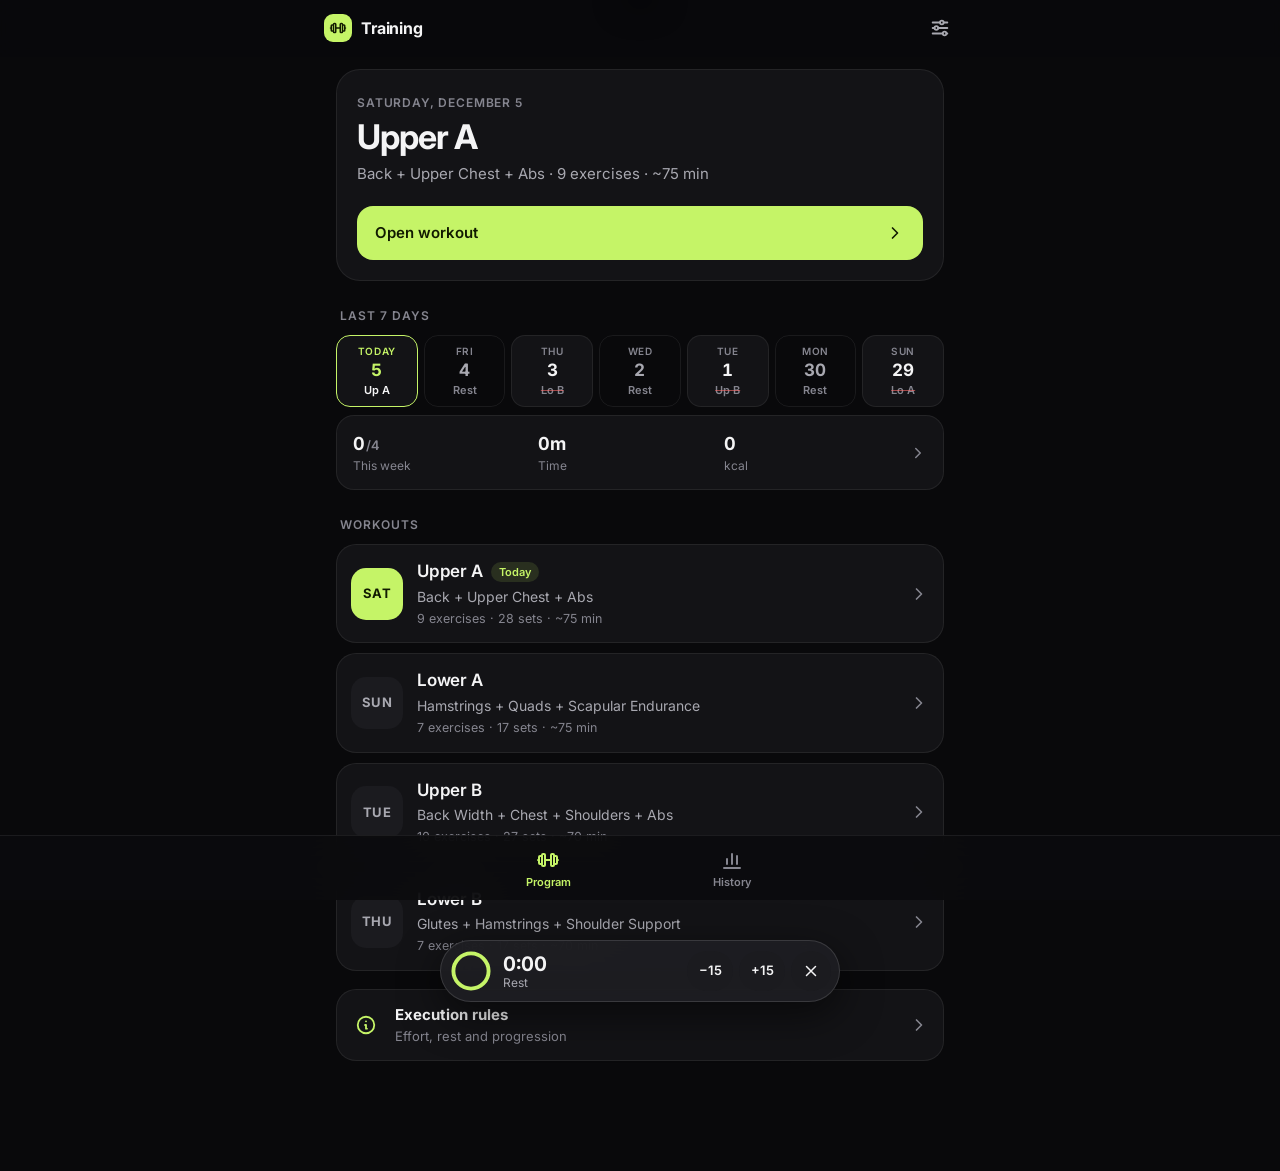
<file: index.html>
<!DOCTYPE html>
<html lang="en">
<head>
<meta charset="UTF-8">
<meta name="viewport" content="width=device-width, initial-scale=1, viewport-fit=cover">
<meta name="theme-color" content="#09090b">
<meta name="apple-mobile-web-app-capable" content="yes">
<meta name="mobile-web-app-capable" content="yes">
<meta name="apple-mobile-web-app-status-bar-style" content="black-translucent">
<meta name="apple-mobile-web-app-title" content="Training">
<title>4-Day Program</title>
<script>
/* Shows startup errors on screen instead of a blank page */
window.__errs=[];
addEventListener('error',function(e){window.__errs.push((e.message||'Load error')+(e.filename?' @ '+e.filename.split('/').pop()+':'+e.lineno:'')+(e.target&&(e.target.src||e.target.href)?' '+(e.target.src||e.target.href):''))},true);
addEventListener('unhandledrejection',function(e){window.__errs.push('Promise: '+(e.reason&&e.reason.message||e.reason))});
addEventListener('load',function(){setTimeout(function(){var a=document.getElementById('app');if(a&&!a.children.length){a.innerHTML='<div id="bootErr" style="padding:24px;color:#fff;font:15px/1.6 system-ui"><b>The app could not start.</b><pre style="white-space:pre-wrap;color:#f88;font-size:12px">'+(window.__errs.join('\n')||'No error message was reported.').replace(/</g,'&lt;')+'</pre><a href="rescue.html" style="color:#c5f467">Open the repair page</a></div>'}},1500)});
</script>
<link rel="manifest" href="manifest.webmanifest">
<link rel="icon" href="icon.svg" type="image/svg+xml">
<link rel="apple-touch-icon" href="icon-180.png">
<link rel="preconnect" href="https://fonts.googleapis.com">
<link rel="preconnect" href="https://fonts.gstatic.com" crossorigin>
<link rel="stylesheet" href="https://fonts.googleapis.com/css2?family=Inter:wght@400;500;600;700&display=swap" media="print" onload="this.media='all'">
<noscript><link rel="stylesheet" href="https://fonts.googleapis.com/css2?family=Inter:wght@400;500;600;700&display=swap"></noscript>
<link rel="stylesheet" href="style.css">
</head>
<body>

<header class="topbar" id="topbar">
  <div class="tb-in">
    <div class="tb-l">
      <a class="brand" id="brand" href="#/" aria-label="Home"><span class="brand-mark" id="brandMark"></span>Training</a>
      <button class="icon-btn" id="backBtn" aria-label="Back" hidden></button>
    </div>
    <div class="top-title" id="topTitle" aria-hidden="true"></div>
    <div class="tb-r"><button class="icon-btn" id="settingsBtn" aria-label="Settings"></button></div>
  </div>
</header>

<main id="app"></main>

<nav class="tabbar" id="tabbar" aria-label="Main">
  <div class="tabbar-in">
    <a class="tab press" href="#/" data-tab="#/" id="tabProg"><span id="icProg"></span>Program</a>
    <a class="tab press" href="#/history" data-tab="#/history" id="tabHist"><span id="icHist"></span>History</a>
  </div>
</nav>

<div class="sheet-root" id="sheetRoot" aria-hidden="true">
  <div class="backdrop" data-act="close"></div>
  <div class="sheet" id="sheet" role="dialog" aria-modal="true" aria-label="Details" tabindex="-1">
    <div class="grab"><span></span></div>
    <button class="sheet-back" data-act="sback" aria-label="Back" id="sheetBack" hidden></button>
    <button class="sheet-close" data-act="close" aria-label="Close" id="sheetClose"></button>
    <div class="sheet-body" id="sheetBody"></div>
  </div>
</div>

<div class="timer" id="timer" role="timer" aria-live="polite">
  <svg class="t-ring" viewBox="0 0 40 40" aria-hidden="true"><circle cx="20" cy="20" r="16" class="t-bg"/><circle cx="20" cy="20" r="16" class="t-fg" id="tFg"/></svg>
  <div class="t-info"><b id="tTime">0:00</b><span id="tLabel">Rest</span></div>
  <button class="t-btn" data-t="-15" aria-label="Subtract 15 seconds">−15</button>
  <button class="t-btn" data-t="15" aria-label="Add 15 seconds">+15</button>
  <button class="t-btn t-x" data-t="x" aria-label="Dismiss timer" id="tX"></button>
</div>

<dialog class="dlg" id="dlg" aria-labelledby="dlgMsg">
  <form method="dialog" class="dlg-in">
    <p id="dlgMsg"></p>
    <div class="dlg-btns">
      <button value="cancel" class="dlg-c press">Cancel</button>
      <button value="ok" class="dlg-ok press" id="dlgOk">OK</button>
    </div>
  </form>
</dialog>

<div class="toast" id="toast" role="status"></div>

<noscript><p style="padding:24px;color:#fff">This app needs JavaScript enabled.</p></noscript>
<script src="cloud-config.js"></script>
<script src="app.js"></script>
</body>
</html>
</file>
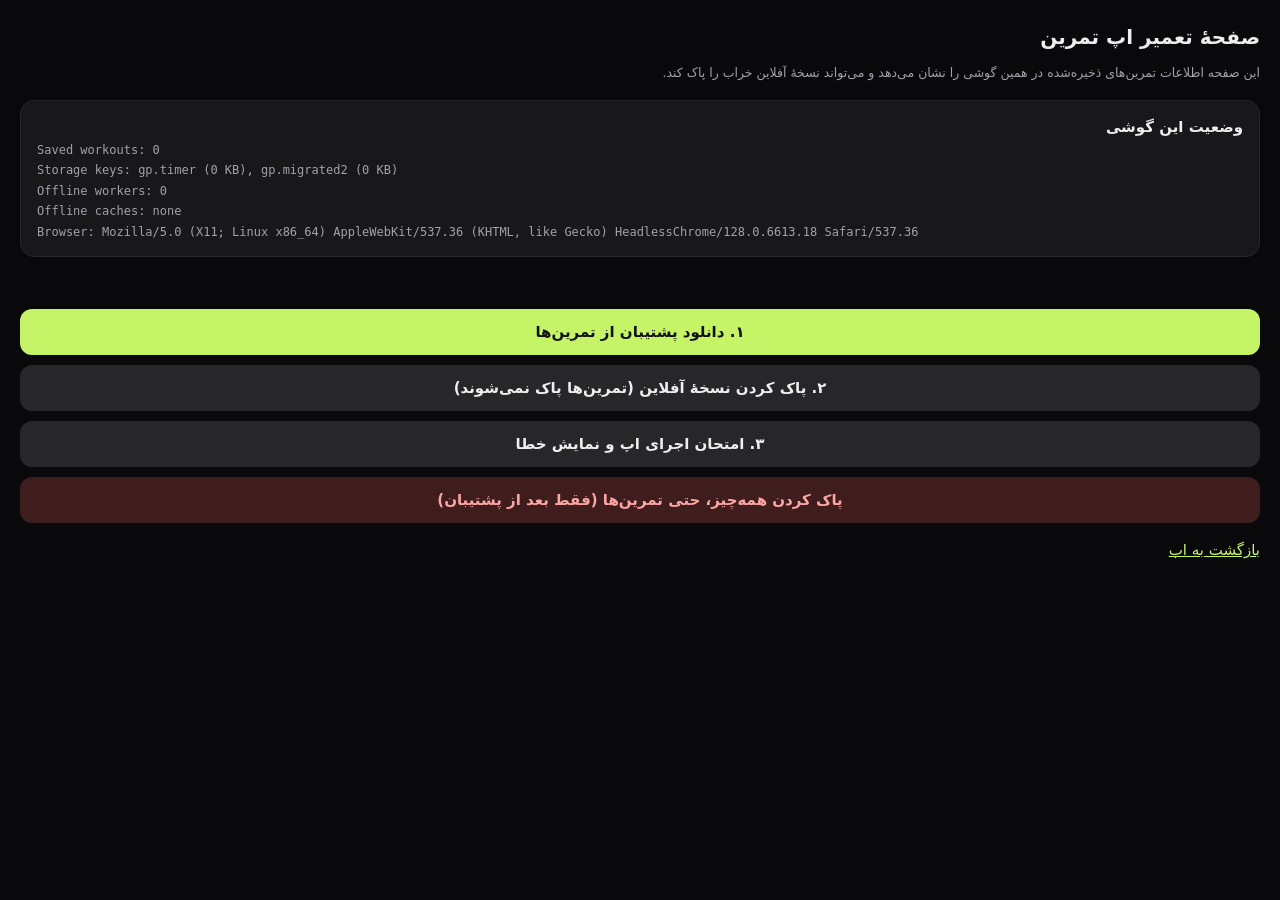
<file: rescue.html>
<!DOCTYPE html>
<html lang="fa" dir="rtl">
<head>
<meta charset="UTF-8">
<meta name="viewport" content="width=device-width, initial-scale=1">
<meta name="robots" content="noindex">
<title>Training – repair</title>
<style>
  body{margin:0;background:#09090b;color:#eee;font:15px/1.7 system-ui,-apple-system,Segoe UI,Tahoma,sans-serif;padding:20px}
  h1{font-size:20px;margin:0 0 6px}
  .card{background:#18181b;border:1px solid #27272a;border-radius:14px;padding:14px 16px;margin:14px 0}
  button{display:block;width:100%;margin:10px 0;padding:14px;border:0;border-radius:12px;font:600 15px system-ui,Tahoma,sans-serif;cursor:pointer}
  .main{background:#c5f467;color:#111}
  .sec{background:#27272a;color:#eee}
  .danger{background:#3f1d1d;color:#fca5a5}
  pre{white-space:pre-wrap;direction:ltr;text-align:left;font-size:12px;color:#a1a1aa;margin:0}
  small{color:#a1a1aa}
  #msg{color:#c5f467;min-height:1.5em}
  a{color:#c5f467}
</style>
</head>
<body>
<h1>صفحهٔ تعمیر اپ تمرین</h1>
<small>این صفحه اطلاعات تمرین‌های ذخیره‌شده در همین گوشی را نشان می‌دهد و می‌تواند نسخهٔ آفلاین خراب را پاک کند.</small>

<div class="card"><b>وضعیت این گوشی</b><pre id="info">در حال بررسی…</pre></div>

<p id="msg"></p>

<button class="main" id="backup">۱. دانلود پشتیبان از تمرین‌ها</button>
<button class="sec" id="reset">۲. پاک کردن نسخهٔ آفلاین (تمرین‌ها پاک نمی‌شوند)</button>
<button class="sec" id="test">۳. امتحان اجرای اپ و نمایش خطا</button>
<button class="danger" id="wipe">پاک کردن همه‌چیز، حتی تمرین‌ها (فقط بعد از پشتیبان)</button>

<div class="card" id="testBox" hidden><b>نتیجهٔ امتحان</b><pre id="testOut"></pre></div>

<p><a href="./">بازگشت به اپ</a></p>

<script>
var $=function(id){return document.getElementById(id)};
function msg(t){$('msg').textContent=t}
function raw(k){try{return localStorage.getItem(k)}catch(e){return null}}
function parse(k){try{return JSON.parse(raw(k))}catch(e){return null}}

async function info(){
  var lines=[];
  try{
    var keys=[];for(var i=0;i<localStorage.length;i++)keys.push(localStorage.key(i));
    var w=parse('gp.workouts');
    lines.push('Saved workouts: '+(w&&typeof w==='object'?Object.keys(w).length:0));
    lines.push('Storage keys: '+(keys.filter(function(k){return k.indexOf('gp.')===0}).map(function(k){return k+' ('+Math.round((raw(k)||'').length/1024)+' KB)'}).join(', ')||'none'));
  }catch(e){lines.push('Storage error: '+e.message)}
  try{
    if('serviceWorker' in navigator){var r=await navigator.serviceWorker.getRegistrations();lines.push('Offline workers: '+r.length)}
    else lines.push('Offline workers: not supported');
  }catch(e){lines.push('Worker error: '+e.message)}
  try{if(window.caches){var c=await caches.keys();lines.push('Offline caches: '+(c.join(', ')||'none'))}}catch(e){lines.push('Cache error: '+e.message)}
  lines.push('Browser: '+navigator.userAgent);
  $('info').textContent=lines.join('\n');
}

$('backup').onclick=function(){
  var data={app:'gp',v:4,exportedAt:new Date().toISOString(),workouts:parse('gp.workouts')||{},settings:parse('gp.settings')||{}};
  var log=parse('gp.log');if(log){data.log=log;data.abs=parse('gp.abs')||{}}
  var blob=new Blob([JSON.stringify(data)],{type:'application/json'});
  var a=document.createElement('a');a.href=URL.createObjectURL(blob);
  a.download='workout-backup-rescue-'+new Date().toISOString().slice(0,10)+'.json';
  document.body.appendChild(a);a.click();setTimeout(function(){a.remove()},1000);
  msg('فایل پشتیبان دانلود شد. بعداً از تنظیمات اپ، گزینهٔ Restore را بزنید.');
};

$('reset').onclick=async function(){
  try{
    if('serviceWorker' in navigator){var r=await navigator.serviceWorker.getRegistrations();await Promise.all(r.map(function(x){return x.unregister()}))}
    if(window.caches){var k=await caches.keys();await Promise.all(k.map(function(x){return caches.delete(x)}))}
    msg('نسخهٔ آفلاین پاک شد. حالا مرورگر را کامل ببندید و دوباره سایت را باز کنید.');
  }catch(e){msg('خطا: '+e.message)}
  info();
};

$('test').onclick=function(){
  $('testBox').hidden=false;$('testOut').textContent='Loading…';
  var f=document.createElement('iframe');f.style.cssText='width:1px;height:1px;border:0;position:absolute;left:-9999px';
  f.src='./index.html?rescue='+Date.now();
  f.onload=function(){setTimeout(function(){
    var out=[];
    try{
      var d=f.contentDocument,app=d.getElementById('app');
      out.push(app&&app.children.length&&!d.getElementById('bootErr')?'The app started normally in this test.':'The app did NOT start.');
      var errs=f.contentWindow.__errs||[];out.push(errs.length?'Errors:\n'+errs.join('\n'):'No errors reported.');
    }catch(e){out.push('Test error: '+e.message)}
    $('testOut').textContent=out.join('\n');f.remove();
  },2500)};
  document.body.appendChild(f);
};

$('wipe').onclick=async function(){
  if(!confirm('همهٔ تمرین‌های ذخیره‌شده در این گوشی پاک می‌شوند. اول پشتیبان گرفتید؟'))return;
  try{
    Object.keys(localStorage).forEach(function(k){if(k.indexOf('gp.')===0)localStorage.removeItem(k)});
    if('serviceWorker' in navigator){var r=await navigator.serviceWorker.getRegistrations();await Promise.all(r.map(function(x){return x.unregister()}))}
    if(window.caches){var k=await caches.keys();await Promise.all(k.map(function(x){return caches.delete(x)}))}
    msg('همه‌چیز پاک شد. مرورگر را ببندید و سایت را دوباره باز کنید.');
  }catch(e){msg('خطا: '+e.message)}
  info();
};

info();
</script>
</body>
</html>
</file>
<file: style.css>
:root{--bg:#09090b;--s1:#131316;--s2:#1b1b1f;--s3:#26262b;--line:rgba(255,255,255,.07);--line2:rgba(255,255,255,.13);--tx:#f4f4f5;--mu:#a8a8b0;--di:#85858f;--ac:#c5f467;--ac-ink:#111a00;--ac-soft:rgba(197,244,103,.12);--ac-line:rgba(197,244,103,.42);--red:#ff6b6b;--warn:#ffb84d;--yt:#ff3b3b;--ease:cubic-bezier(.22,1,.36,1);--sb:env(safe-area-inset-bottom,0px);--st:env(safe-area-inset-top,0px)}
*,*::before,*::after{box-sizing:border-box;margin:0;padding:0}
[hidden]{display:none!important}
html{background:var(--bg);color-scheme:dark;-webkit-text-size-adjust:100%}
body{font-family:'Inter',system-ui,-apple-system,'Segoe UI',Roboto,sans-serif;background:var(--bg);color:var(--tx);font-size:15px;line-height:1.5;-webkit-font-smoothing:antialiased;min-height:100vh;-webkit-tap-highlight-color:transparent}
body.lock{overflow:hidden}
a{color:inherit;text-decoration:none}
button{font:inherit;color:inherit;background:none;border:0;cursor:pointer}
input{font:inherit;color:inherit}
svg{display:block}
:focus-visible{outline:2px solid var(--ac);outline-offset:2px}
.press{transition:transform .2s var(--ease),background-color .2s,border-color .3s,color .2s}
.press:active{transform:scale(.98)}

/* Top bar */
.topbar{position:sticky;top:0;z-index:20;padding:calc(var(--st) + 8px) 12px 8px;background:rgba(9,9,11,.82);-webkit-backdrop-filter:saturate(1.5) blur(18px);backdrop-filter:saturate(1.5) blur(18px);border-bottom:1px solid transparent;transition:border-color .3s}
.topbar.scrolled{border-bottom-color:var(--line)}
.tb-in{max-width:640px;margin:0 auto;display:grid;grid-template-columns:1fr auto 1fr;align-items:center;gap:8px;min-height:40px}
.tb-l{display:flex;align-items:center}
.tb-r{display:flex;justify-content:flex-end}
.brand{display:flex;align-items:center;gap:9px;font-weight:700;font-size:16px;letter-spacing:-.01em;padding:2px 4px;animation:fadeUp .4s var(--ease) both}
.brand-mark{width:28px;height:28px;border-radius:9px;background:var(--ac);color:var(--ac-ink);display:grid;place-items:center}
.brand-mark svg{width:18px;height:18px}
.icon-btn{flex:none;width:40px;height:40px;border-radius:12px;display:grid;place-items:center;color:var(--mu);transition:background .2s,color .2s,transform .25s var(--ease),opacity .2s}
.icon-btn svg{width:22px;height:22px}
.icon-btn:disabled{opacity:.25;pointer-events:none}
#backBtn{animation:fadeUp .35s var(--ease) both}
@media(hover:hover){.icon-btn:hover{background:var(--s2);color:var(--tx)}}
.icon-btn:active{transform:scale(.9)}
.top-title{max-width:52vw;text-align:center;font-size:15px;font-weight:600;opacity:0;transform:translateY(4px);transition:opacity .3s,transform .3s var(--ease);white-space:nowrap;overflow:hidden;text-overflow:ellipsis}
.topbar.scrolled .top-title{opacity:1;transform:none}
main{max-width:640px;margin:0 auto;padding:4px 16px calc(100px + var(--sb))}
body.timing main{padding-bottom:calc(168px + var(--sb))}

/* Tab bar */
.tabbar{position:fixed;left:0;right:0;bottom:0;z-index:30;background:rgba(12,12,14,.9);-webkit-backdrop-filter:saturate(1.5) blur(18px);backdrop-filter:saturate(1.5) blur(18px);border-top:1px solid var(--line);padding:6px 16px calc(6px + var(--sb))}
.tabbar-in{max-width:360px;margin:0 auto;display:grid;grid-template-columns:1fr 1fr;gap:8px}
.tab{display:flex;flex-direction:column;align-items:center;gap:2px;padding:6px 0 4px;border-radius:12px;color:var(--di);font-size:11px;font-weight:600;transition:color .25s}
.tab svg{width:24px;height:24px}
.tab.on{color:var(--ac)}

/* Animations */
@keyframes inR{from{opacity:0;transform:translateX(32px)}to{opacity:1;transform:none}}
@keyframes inL{from{opacity:0;transform:translateX(-32px)}to{opacity:1;transform:none}}
@keyframes fadeUp{from{opacity:0;transform:translateY(12px)}to{opacity:1;transform:none}}
@keyframes fade{from{opacity:0}to{opacity:1}}
@keyframes pop{50%{transform:scale(1.12)}}
@keyframes pulse{50%{opacity:.35}}
@keyframes grow{from{transform:scaleY(0)}to{transform:scaleY(1)}}
@keyframes growX{from{transform:scaleX(0)}to{transform:scaleX(1)}}
.view.first{animation:fadeUp .5s var(--ease) both}
.view.fwd,.sx.fwd{animation:inR .42s var(--ease) both}
.view.back,.sx.back{animation:inL .42s var(--ease) both}
.sx.swap{animation:fadeUp .35s var(--ease) both}
.stagger>*{animation:fadeUp .55s var(--ease) both;animation-delay:calc(var(--i,0) * 40ms + 40ms)}
.static,.static *{animation:none!important}

.eyebrow{font-size:12px;font-weight:600;letter-spacing:.07em;text-transform:uppercase;color:var(--di)}
.label{font-size:12px;font-weight:600;letter-spacing:.08em;text-transform:uppercase;color:var(--di);margin:0 4px 10px}
.sub{color:var(--mu)}
.mt{margin-top:26px}
.mt-s{margin-top:10px}
.wide{width:100%}

/* Buttons */
.btn-primary,.btn-secondary{display:flex;align-items:center;justify-content:space-between;gap:12px;width:100%;height:54px;padding:0 18px;border-radius:16px;font-weight:600;font-size:15px}
.btn-primary{background:var(--ac);color:var(--ac-ink)}
.btn-secondary{background:var(--s2);border:1px solid var(--line)}
.btn-primary svg,.btn-secondary svg{flex:none;width:20px;height:20px}
.cta-t{min-width:0;overflow:hidden;text-overflow:ellipsis;white-space:nowrap}
.ghost{flex:1;height:46px;border-radius:14px;border:1px solid var(--line);color:var(--mu);font-size:14px;font-weight:500;display:flex;align-items:center;justify-content:center;gap:8px}
.ghost svg{width:17px;height:17px}
.ghost.sm-btn{flex:none;height:36px;padding:0 12px;font-size:13px}

/* Home */
.hero{background:var(--s1);border:1px solid var(--line);border-radius:24px;padding:24px 20px 20px;margin-top:8px}
.hero h1{font-size:34px;line-height:1.1;font-weight:700;letter-spacing:-.03em;margin:6px 0 8px}
.hero .sub{margin-bottom:20px}
.hero .sub b{color:var(--tx);font-weight:600}
.week{display:grid;grid-template-columns:repeat(7,1fr);gap:6px;margin:0 0 8px}
.wk{display:flex;flex-direction:column;align-items:center;gap:4px;padding:10px 0 9px;border-radius:14px;border:1px solid var(--line)}
.wk-l{font-size:11px;font-weight:600;color:var(--di);text-transform:uppercase;letter-spacing:.06em}
.wk-d{font-size:12px;font-weight:600;color:var(--di);white-space:nowrap;display:flex;align-items:center;height:18px}
.wk-d svg{width:16px;height:16px}
.wk.train{background:var(--s1)}
.wk.train .wk-d{color:var(--tx)}
.wk.today{border-color:var(--ac)}
.wk.today .wk-l{color:var(--ac)}
.wk.full{background:var(--ac-soft)}
.wk.full .wk-d{color:var(--ac)}
.wk-sum{display:flex;align-items:center;gap:8px;padding:14px 16px;background:var(--s1);border:1px solid var(--line);border-radius:18px;margin:0 0 26px}
.wk-sum div{flex:1;display:flex;flex-direction:column;min-width:0}
.wk-sum b{font-size:18px;font-weight:700;font-variant-numeric:tabular-nums;white-space:nowrap}
.wk-sum b small{font-size:13px;color:var(--di);font-weight:600;margin-left:1px}
.wk-sum span{font-size:12px;color:var(--di)}
.wk-sum>svg{width:18px;height:18px;color:var(--di);flex:none}
.day-card,.rules-link{display:flex;align-items:center;gap:14px;padding:14px;background:var(--s1);border:1px solid var(--line);border-radius:20px;margin-bottom:10px}
@media(hover:hover){.day-card:hover,.rules-link:hover,.ex-row:hover,.w-row:hover,.x-row:hover,.wk-sum:hover{background:var(--s2)}}
.day-badge{flex:none;width:52px;height:52px;border-radius:15px;background:var(--s2);display:grid;place-items:center;font-size:13px;font-weight:700;text-transform:uppercase;letter-spacing:.05em;color:var(--mu)}
.is-today .day-badge{background:var(--ac);color:var(--ac-ink)}
.dc-main{flex:1;min-width:0;display:flex;flex-direction:column;gap:1px}
.dc-top{display:flex;align-items:center;gap:8px}
.dc-title{font-size:17px;font-weight:600;letter-spacing:-.01em}
.pill{font-size:11px;font-weight:600;padding:2px 8px;border-radius:99px;background:var(--ac-soft);color:var(--ac)}
.pill.dim{background:var(--s2);color:var(--mu)}
.dc-focus{color:var(--mu);font-size:14px;white-space:nowrap;overflow:hidden;text-overflow:ellipsis}
.dc-meta{color:var(--di);font-size:12.5px;margin-top:2px}
.day-card>svg,.rules-link>svg:last-child{flex:none;width:20px;height:20px;color:var(--di)}
.ring{flex:none;width:36px;height:36px;transform:rotate(-90deg)}
.ring circle{fill:none;stroke-width:3.5}
.ring-bg{stroke:var(--s3)}
.ring-fg{stroke:var(--ac);stroke-linecap:round}
.done-badge{flex:none;width:32px;height:32px;border-radius:99px;background:var(--ac);color:var(--ac-ink);display:grid;place-items:center}
.done-badge svg{width:18px;height:18px}
.rules-link{margin-top:18px}
.rules-link>svg:first-child{flex:none;width:22px;height:22px;color:var(--ac);margin:0 4px}
.rules-link span{flex:1;display:flex;flex-direction:column}
.rules-link small{color:var(--di);font-size:13px}

/* Day view */
.day-head{padding:12px 4px 20px}
.day-head h1{font-size:34px;font-weight:700;letter-spacing:-.03em;line-height:1.1;margin:4px 0 6px}
.stats{display:grid;grid-template-columns:repeat(3,1fr);gap:8px;margin:20px 0 16px}
.stats div{background:var(--s1);border:1px solid var(--line);border-radius:16px;padding:12px 14px}
.stats b{display:block;font-size:20px;font-weight:700;font-variant-numeric:tabular-nums}
.stats span{font-size:12px;color:var(--di)}
.prog{display:flex;align-items:center;gap:12px}
.prog-bar{flex:1;height:6px;border-radius:99px;background:var(--s2);overflow:hidden}
.prog-bar i{display:block;height:100%;background:var(--ac);border-radius:inherit;transition:width .6s var(--ease)}
.prog-txt{font-size:13px;color:var(--mu);font-variant-numeric:tabular-nums;min-width:80px;text-align:right}
.day-head>.btn-primary,.done-card{margin-top:18px}
.live{display:flex;align-items:center;gap:8px;margin-top:18px;color:var(--ac);font-size:13px;font-weight:600;font-variant-numeric:tabular-nums}
.live i{width:8px;height:8px;border-radius:99px;background:var(--ac);animation:pulse 1.6s ease-in-out infinite}
.day-head .live+.btn-primary{margin-top:10px}
.done-card{display:flex;align-items:center;gap:12px;padding:14px 16px;border-radius:16px;background:var(--ac-soft);border:1px solid var(--ac-line)}
.done-card b{display:block;color:var(--ac)}
.done-card small{color:var(--mu);font-size:13px}
.ex-list{display:flex;flex-direction:column;gap:8px}
.ex-row{display:flex;align-items:center;gap:14px;padding:10px 12px 10px 10px;background:var(--s1);border:1px solid var(--line);border-radius:18px}
.ex-row.next{border-color:var(--ac-line)}
.thumb{position:relative;flex:none;width:60px;height:60px;border-radius:13px;background:#e6e6ea;overflow:hidden}
.thumb img{width:100%;height:100%;object-fit:cover;mix-blend-mode:multiply;opacity:0;transition:opacity .4s}
.thumb.ok img{opacity:.95}
.thumb.none{background:var(--s2)}
.thumb em{position:absolute;left:4px;top:4px;min-width:18px;height:18px;padding:0 5px;border-radius:99px;background:rgba(9,9,11,.82);color:#fff;font-style:normal;font-size:11px;font-weight:700;display:grid;place-items:center;transition:background .3s,color .3s}
.ex-row.complete .thumb em{background:var(--ac);color:var(--ac-ink)}
.ex-main{flex:1;min-width:0;display:flex;flex-direction:column;gap:3px}
.up{display:none;font-size:11px;font-weight:700;letter-spacing:.07em;text-transform:uppercase;color:var(--ac)}
.ex-row.next .up{display:block}
.ex-name{font-weight:600;font-size:15.5px;line-height:1.3;transition:color .3s}
.ex-row.complete .ex-name{color:var(--mu)}
.ex-meta{font-size:13px;color:var(--mu);font-variant-numeric:tabular-nums}
.ex-meta b{color:var(--tx);font-weight:600}
.dots{display:flex;gap:4px;margin-top:3px}
.dots i{width:16px;height:4px;border-radius:99px;background:var(--s3);transition:background .3s}
.dots i.on{background:var(--ac)}
.ex-row>svg{flex:none;width:18px;height:18px;color:var(--di)}
.ss{border:1px dashed var(--line2);border-radius:22px;padding:8px;display:flex;flex-direction:column;gap:8px}
.ss-label{display:flex;align-items:center;gap:6px;font-size:12px;font-weight:600;color:var(--mu);padding:2px 6px}
.ss-label svg{width:14px;height:14px}
.abs{display:flex;align-items:center;gap:14px;margin-top:16px;padding:14px;border-radius:20px;background:var(--s1);border:1px solid var(--line)}
.abs-ic,.rule-ic{flex:none;width:44px;height:44px;border-radius:13px;background:var(--ac-soft);color:var(--ac);display:grid;place-items:center}
.abs-ic svg,.rule-ic svg{width:21px;height:21px}
.abs-main{flex:1;min-width:0}
.abs-main b{display:block;font-weight:600}
.abs-main small{color:var(--mu);font-size:13px}
.day-foot{display:flex;gap:8px;margin-top:16px}
.chk{flex:none;width:48px;height:48px;border-radius:12px;border:1.5px solid var(--line2);display:grid;place-items:center;color:var(--di);transition:background .25s,border-color .25s,color .25s}
.chk svg{width:22px;height:22px}
.set-row.done .chk,.abs.done .chk{background:var(--ac);border-color:var(--ac);color:var(--ac-ink);animation:pop .35s var(--ease)}

/* History */
.hv-head{padding-bottom:16px}
.hv .seg{margin:0 0 4px}
.pnav{display:flex;align-items:center;gap:8px;margin:6px 0 14px}
.pnav-t{flex:1;text-align:center;display:flex;flex-direction:column}
.pnav-t b{font-size:16px;font-weight:600}
.kpis{display:grid;grid-template-columns:1fr 1fr;gap:8px}
.kpi{background:var(--s1);border:1px solid var(--line);border-radius:16px;padding:12px 14px;min-width:0}
.sheet .kpi{background:var(--s2);border-color:transparent}
.kpi span{display:block;font-size:12px;color:var(--di)}
.kpi b{display:block;font-size:22px;font-weight:700;letter-spacing:-.01em;font-variant-numeric:tabular-nums;white-space:nowrap;overflow:hidden;text-overflow:ellipsis}
.kpi b.sm{font-size:17px;padding-top:4px}
.kpi b small{font-size:12px;color:var(--di);font-weight:600;margin-left:4px}
.kpi em{display:inline-block;font-style:normal;font-size:12px;font-weight:600;margin-top:2px}
.kpi em.up{color:var(--ac)}
.kpi em.down{color:var(--red)}
.kpi-note{font-size:12px;color:var(--di);margin:8px 4px 0}
.card{background:var(--s1);border:1px solid var(--line);border-radius:20px;padding:16px;margin-top:12px}
.card.flat{background:var(--s2);border-color:transparent}
.card-h{display:flex;align-items:center;justify-content:space-between;gap:12px;margin-bottom:12px}
.card-h b{font-size:15px;font-weight:600}
.card-s{font-size:12px;color:var(--di);display:flex;align-items:center;gap:6px}
.mchips{display:flex;gap:6px;overflow-x:auto;scrollbar-width:none;margin-bottom:10px}
.mchips::-webkit-scrollbar{display:none}
.mchip{flex:none;height:32px;padding:0 12px;border-radius:99px;background:var(--s2);color:var(--mu);font-size:13px;font-weight:600;transition:background .2s,color .2s}
.mchip.on{background:var(--ac-soft);color:var(--ac)}
.chart-cap{font-size:13px;color:var(--mu);min-height:20px;margin-bottom:6px}
.chart-cap b{color:var(--tx);font-weight:600}
.chart{width:100%;height:auto;display:block;overflow:visible}
.chart .grid line{stroke:var(--line);stroke-width:1}
.chart text{fill:var(--di);font-size:10px;font-family:inherit}
.bar{fill:var(--ac);transform-box:fill-box;transform-origin:50% 100%;animation:grow .6s var(--ease) both;transition:opacity .25s}
.bar.bar0{fill:var(--s3)}
.bar.dim{opacity:.28}
.hit{fill:transparent;cursor:pointer}
.ln{fill:none;stroke:var(--ac);stroke-width:2.5;stroke-linejoin:round;stroke-linecap:round;animation:fade .6s both}
.ln2{fill:none;stroke:var(--di);stroke-width:1.5;stroke-dasharray:4 4}
.area{fill:var(--ac-soft);animation:fade .8s both}
.dot{fill:var(--s2);stroke:var(--ac);stroke-width:2}
.lg-l{display:inline-block;width:14px;height:0;border-top:2.5px solid var(--ac);margin-left:6px}
.lg-l.d{border-top:1.5px dashed var(--di)}
.cal{display:grid;grid-template-columns:repeat(7,1fr);gap:5px}
.cal-h{font-size:11px;font-weight:600;color:var(--di);text-align:center;padding-bottom:2px}
.cal-d{position:relative;aspect-ratio:1;border-radius:10px;display:grid;place-items:center;font-size:13px;color:var(--mu);font-variant-numeric:tabular-nums}
.cal-d.done{background:var(--ac);color:var(--ac-ink);font-weight:700}
.cal-d.today{box-shadow:inset 0 0 0 1.5px var(--ac);color:var(--tx)}
.cal-d.done.today{color:var(--ac-ink)}
.cal-d.miss::after,.cal-d.plan::after{content:'';position:absolute;bottom:5px;left:50%;width:4px;height:4px;margin-left:-2px;border-radius:99px;background:var(--red)}
.cal-d.plan::after{background:var(--di)}
.legend{display:flex;gap:14px;flex-wrap:wrap;margin-top:12px;font-size:12px;color:var(--di)}
.legend span{display:flex;align-items:center;gap:6px}
.lg{width:10px;height:10px;border-radius:3px;background:var(--ac)}
.lg.miss{background:var(--red);border-radius:99px;width:6px;height:6px}
.lg.plan{background:var(--di);border-radius:99px;width:6px;height:6px}
.yr{display:grid;grid-template-columns:repeat(4,1fr);gap:8px}
.yr-m{background:var(--s2);border-radius:12px;padding:10px;text-align:left;display:flex;flex-direction:column;gap:2px}
.yr-m span{font-size:12px;color:var(--di);font-weight:600}
.yr-m b{font-size:20px;font-weight:700;font-variant-numeric:tabular-nums}
.yr-m i{display:block;height:4px;border-radius:99px;background:var(--s3);overflow:hidden;margin-top:4px}
.yr-m u{display:block;height:100%;background:var(--ac);border-radius:inherit}
.yr-m:disabled{opacity:.35;cursor:default}
.legend-t{font-size:12px;color:var(--di);margin-top:10px}
.ins{display:flex;gap:12px;padding:12px 0;border-top:1px solid var(--line)}
.card-h+.ins{border-top:0;padding-top:0}
.ins-ic{flex:none;width:34px;height:34px;border-radius:10px;display:grid;place-items:center;background:var(--s2);color:var(--mu)}
.ins-ic svg{width:18px;height:18px}
.ins.good .ins-ic{background:var(--ac-soft);color:var(--ac)}
.ins.warn .ins-ic{background:rgba(255,184,77,.12);color:var(--warn)}
.ins b{display:block;font-weight:600;font-size:14.5px}
.ins p{color:var(--mu);font-size:13.5px}
.mb{display:grid;grid-template-columns:86px 1fr 30px;gap:10px;align-items:center;font-size:13px;padding:5px 0}
.mb span{color:var(--mu)}
.mb b{text-align:right;font-weight:600;font-variant-numeric:tabular-nums}
.mb-bar{height:8px;border-radius:99px;background:var(--s2);overflow:hidden}
.mb-bar i{display:block;height:100%;background:var(--ac);border-radius:inherit;transform-origin:left;animation:growX .7s var(--ease) both}
.list{display:flex;flex-direction:column;gap:8px}
.w-row,.x-row{display:flex;align-items:center;gap:14px;padding:12px;background:var(--s1);border:1px solid var(--line);border-radius:18px}
.w-date{flex:none;width:46px;height:46px;border-radius:13px;background:var(--s2);display:flex;flex-direction:column;align-items:center;justify-content:center;line-height:1.1}
.w-date b{font-size:17px;font-weight:700}
.w-date small{font-size:10.5px;color:var(--di);font-weight:600;text-transform:uppercase}
.w-dn{font-size:12px;color:var(--di);font-weight:500;margin-left:6px}
.w-row>svg,.x-row>svg{flex:none;width:18px;height:18px;color:var(--di)}
.tr{flex:none;width:26px;height:26px;border-radius:99px;display:grid;place-items:center;background:var(--s2);color:var(--mu)}
.tr svg{width:15px;height:15px}
.tr.up{background:var(--ac-soft);color:var(--ac)}
.tr.down{background:rgba(255,107,107,.12);color:var(--red)}

/* Sheet */
.sheet-root{position:fixed;inset:0;z-index:40;pointer-events:none}
.sheet-root.open{pointer-events:auto}
.backdrop{position:absolute;inset:0;background:rgba(0,0,0,.62);opacity:0;transition:opacity .4s var(--ease)}
.open .backdrop{opacity:1}
.sheet{position:absolute;left:0;right:0;bottom:0;max-height:93vh;max-height:93dvh;display:flex;flex-direction:column;background:var(--s1);border:1px solid var(--line);border-bottom:0;border-radius:26px 26px 0 0;transform:translateY(105%);transition:transform .48s var(--ease);overflow:hidden;will-change:transform}
.sheet:focus{outline:none}
.open .sheet{transform:none}
.sheet.dragging{transition:none}
.grab{position:absolute;top:0;left:0;right:0;height:26px;display:flex;justify-content:center;padding-top:8px;z-index:4}
.grab span{width:38px;height:5px;border-radius:99px;background:rgba(140,140,150,.55)}
.sheet-close,.sheet-back{position:absolute;top:18px;z-index:5;width:34px;height:34px;border-radius:99px;background:rgba(9,9,11,.68);color:#fff;display:grid;place-items:center;-webkit-backdrop-filter:blur(8px);backdrop-filter:blur(8px)}
.sheet-close{right:18px}
.sheet-back{left:18px}
.sheet-close svg,.sheet-back svg{width:18px;height:18px}
.sheet.has-back .sx-pad{padding-top:64px}
.sheet-body{flex:1;min-height:0;overflow-y:auto;overscroll-behavior:contain;-webkit-overflow-scrolling:touch}
@media(min-width:720px){
  .sheet{left:50%;right:auto;bottom:auto;top:50%;width:560px;max-height:88vh;border-radius:26px;border-bottom:1px solid var(--line);transform:translate(-50%,-46%) scale(.97);opacity:0;transition:transform .45s var(--ease),opacity .3s}
  .open .sheet{transform:translate(-50%,-50%);opacity:1}
  .grab{display:none}
}

/* Exercise detail */
.media-wrap{display:grid;grid-template-rows:1fr;transition:grid-template-rows .45s var(--ease),opacity .35s}
.media-in{min-height:0;overflow:hidden}
.sx.log .media-wrap{grid-template-rows:0fr;opacity:0}
.media{position:relative;margin:10px 10px 0;aspect-ratio:3/2;border-radius:18px;background:#e6e6ea;overflow:hidden}
.media .frame{position:absolute;inset:0;width:100%;height:100%;object-fit:contain;mix-blend-mode:multiply;opacity:0;transition:opacity .6s ease}
.media .frame.on{opacity:1}
.media-ph{position:absolute;inset:0;display:grid;place-content:center;justify-items:center;gap:8px;color:#7d7d86;font-size:13px;text-align:center;padding:20px;transition:opacity .3s}
.media-ph svg{width:36px;height:36px}
.media:not(.ready):not(.failed) .media-ph svg{animation:pulse 1.4s ease-in-out infinite}
.media.ready .media-ph{opacity:0}
.media.failed{background:var(--s2)}
.media.failed .media-ph{color:var(--di)}
.media-tag,.media-btn{position:absolute;bottom:12px;background:rgba(9,9,11,.75);color:#fff;opacity:0;transition:opacity .3s}
.media-tag{left:12px;padding:4px 10px;border-radius:99px;font-size:12px;font-weight:600}
.media-btn{right:12px;width:34px;height:34px;border-radius:99px;display:grid;place-items:center}
.media-btn svg{width:15px;height:15px}
.media.anim .media-tag,.media.anim .media-btn{opacity:1}
.sx-head{padding:18px 20px 0;transition:padding .45s var(--ease)}
.sx.log .sx-head{padding-top:34px}
.sx-body{padding:0 20px 24px}
.sx-pad{padding:34px 20px calc(28px + var(--sb))}
.sx-title{font-size:25px;font-weight:700;letter-spacing:-.02em;line-height:1.2;margin:4px 0 10px;padding-right:40px}
.chips{display:flex;flex-wrap:wrap;gap:6px;margin-bottom:16px}
.chip{font-size:12.5px;padding:4px 10px;border-radius:99px;background:var(--s2);color:var(--mu)}
.specs{display:grid;grid-template-columns:repeat(4,1fr);gap:8px}
.spec{background:var(--s2);border-radius:14px;padding:10px 12px;min-width:0}
.spec span{display:block;font-size:11px;font-weight:600;letter-spacing:.06em;text-transform:uppercase;color:var(--di);white-space:nowrap}
.spec b{display:block;font-size:15px;font-weight:600;white-space:nowrap;font-variant-numeric:tabular-nums}
@media(max-width:380px){.specs{grid-template-columns:repeat(2,1fr)}}
.note{display:flex;gap:8px;font-size:13px;color:var(--mu);margin:16px 2px 0}
.note svg{flex:none;width:16px;height:16px;margin-top:2px;color:var(--di)}
.yt{display:flex;align-items:center;justify-content:center;gap:10px;height:52px;border-radius:15px;background:var(--s2);border:1px solid var(--line);font-weight:600;margin-bottom:24px}
@media(hover:hover){.yt:hover{background:var(--s3)}}
.yt .yt-ic{width:24px;height:24px;color:var(--yt)}
.yt .ext{width:15px;height:15px;color:var(--di)}
.seg{--n:2;--v:0;position:relative;display:grid;grid-template-columns:repeat(var(--n),1fr);background:var(--s2);border-radius:13px;padding:4px;margin:18px 0}
.seg button{position:relative;z-index:1;height:38px;font-weight:600;font-size:14px;color:var(--mu);transition:color .25s;display:flex;align-items:center;justify-content:center;gap:6px}
.seg button.on{color:var(--tx)}
.seg .pill{position:absolute;top:4px;bottom:4px;left:4px;width:calc((100% - 8px) / var(--n));background:var(--s3);border-radius:10px;padding:0;transform:translateX(calc(100% * var(--v)));transition:transform .38s var(--ease)}
.cnt{font-size:12px;color:var(--di);font-variant-numeric:tabular-nums}
.seg.sm{width:112px;margin:0}
.seg.sm button{height:32px}
.panel.in{animation:fadeUp .35s var(--ease) both}
.h3{font-size:12px;font-weight:600;text-transform:uppercase;letter-spacing:.07em;color:var(--di);margin:4px 0 12px}
.steps{list-style:none;counter-reset:s;display:grid;gap:14px;margin-bottom:24px}
.steps li{counter-increment:s;display:grid;grid-template-columns:28px 1fr;gap:12px;color:#d9d9de}
.steps li::before{content:counter(s);width:28px;height:28px;border-radius:99px;background:var(--s2);display:grid;place-items:center;font-size:13px;font-weight:700;color:var(--ac)}
.tips{list-style:none;display:grid;gap:10px}
.tips li{display:grid;grid-template-columns:28px 1fr;gap:12px;color:#d9d9de}
.tips li svg{width:18px;height:18px;color:var(--ac);margin:3px auto 0}
.hint{display:flex;gap:10px;align-items:flex-start;padding:12px 14px;border-radius:14px;background:var(--ac-soft);color:var(--ac);font-size:14px;margin-bottom:14px}
.hint svg{flex:none;width:18px;height:18px;margin-top:2px}
.first-log{font-size:13px;color:var(--mu);margin:0 2px 12px}
.set-head,.set-row{display:grid;grid-template-columns:24px 1fr 1fr 48px;gap:8px;align-items:center}
.set-head{font-size:11px;font-weight:600;letter-spacing:.06em;text-transform:uppercase;color:var(--di);padding:0 0 6px}
.set-head span:not(:first-child){padding-left:4px}
.set-row{padding:4px 0}
.set-n{font-size:13px;font-weight:700;color:var(--di);text-align:center}
.fld{position:relative;display:block;min-width:0}
.fld input{width:100%;height:50px;background:var(--s2);border:1px solid var(--line);border-radius:12px;padding:0 42px 0 14px;font-size:17px;font-weight:600;outline:none;transition:border-color .2s,background .2s,color .2s;font-variant-numeric:tabular-nums}
.fld input::placeholder{color:#64646d;font-weight:500}
.fld input:focus{border-color:var(--ac);background:var(--s3)}
.fld em{position:absolute;right:12px;top:50%;transform:translateY(-50%);font-style:normal;font-size:12px;color:var(--di);pointer-events:none}
.set-row.done .fld input{color:var(--ac)}
.rest-btn{width:100%;margin-top:14px}
.xh-list{display:grid;gap:8px}
.xh{background:var(--s2);border-radius:14px;padding:10px 12px}
.xh-top{display:flex;align-items:center;gap:8px;font-size:12.5px;color:var(--di);margin-bottom:6px}
.xh-top span:first-child{flex:1}
.xh-top em{font-style:normal;font-variant-numeric:tabular-nums}
.pr{font-size:10.5px;font-weight:700;letter-spacing:.06em;padding:2px 7px;border-radius:99px;background:var(--ac);color:var(--ac-ink)}
.set-chips{display:flex;flex-wrap:wrap;gap:6px}
.set-chips span{font-size:13px;font-weight:600;padding:3px 9px;border-radius:8px;background:var(--s3);font-variant-numeric:tabular-nums}
.set-chips small{font-size:13px;color:var(--di)}
.sx-nav{position:sticky;bottom:0;z-index:3;display:grid;grid-template-columns:1fr 1fr;gap:8px;padding:12px 14px calc(12px + var(--sb));background:rgba(19,19,22,.94);-webkit-backdrop-filter:blur(14px);backdrop-filter:blur(14px);border-top:1px solid var(--line)}
.nav-btn{display:flex;align-items:center;gap:8px;padding:10px 12px;min-height:54px;border-radius:14px;background:var(--s2);text-align:left;min-width:0;font-size:14px;font-weight:600;transition:background .3s,color .3s,transform .2s var(--ease)}
.nav-btn span{min-width:0;flex:1;overflow:hidden;text-overflow:ellipsis;white-space:nowrap}
.nav-btn small{display:block;font-size:11px;color:var(--di);font-weight:500;transition:color .3s}
.nav-btn.nx{text-align:right}
.nav-btn svg{width:18px;height:18px;flex:none;color:var(--mu);transition:color .3s}
.nav-btn.go{background:var(--ac);color:var(--ac-ink)}
.nav-btn.go small,.nav-btn.go svg{color:var(--ac-ink)}


/* Interactive exercise variants + machine guides */
.ex-name-line{display:flex;align-items:center;gap:7px;min-width:0;flex-wrap:wrap}
.ex-name-line .ex-name{min-width:0}
.variant-mini{display:inline-flex;align-items:center;height:20px;padding:0 7px;border-radius:99px;font-size:9.5px;font-weight:750;letter-spacing:.045em;text-transform:uppercase;white-space:nowrap;background:var(--s3);color:var(--mu);border:1px solid var(--line)}
.variant-mini.machine{background:var(--ac-soft);border-color:var(--ac-line);color:var(--ac)}
.variant-mini.free{background:rgba(255,184,77,.1);border-color:rgba(255,184,77,.24);color:var(--warn)}
.variant-context{display:flex;align-items:center;gap:8px;flex-wrap:wrap;margin:8px 0 2px;font-size:11.5px;color:var(--di)}
.variant-state{display:inline-flex;align-items:center;height:24px;padding:0 9px;border-radius:99px;background:var(--s2);border:1px solid var(--line);font-size:10px;font-weight:750;letter-spacing:.055em;text-transform:uppercase;color:var(--mu)}
.variant-state.machine{background:var(--ac-soft);border-color:var(--ac-line);color:var(--ac)}
.variant-state.free{background:rgba(255,184,77,.1);border-color:rgba(255,184,77,.24);color:var(--warn)}
.sx-fa{font-size:13px;line-height:1.5;color:var(--mu);text-align:left;margin:-5px 0 10px;direction:rtl;unicode-bidi:plaintext}
.variant-picker{margin:2px 0 16px}
.variant-cap{display:flex;align-items:flex-end;justify-content:space-between;gap:12px;margin:0 2px 8px}
.variant-cap>span{font-size:11px;font-weight:700;letter-spacing:.07em;text-transform:uppercase;color:var(--di)}
.variant-cap small{font-size:11px;color:var(--di)}
.variant-tabs{display:grid;grid-template-columns:repeat(3,minmax(0,1fr));gap:6px;padding:5px;border-radius:17px;background:var(--s2);border:1px solid var(--line)}
.variant-tab{min-width:0;min-height:86px;padding:9px 8px 8px;border-radius:13px;border:1px solid transparent;text-align:left;display:flex;flex-direction:column;justify-content:flex-start;transition:background .22s,border-color .22s,transform .2s var(--ease),color .2s}
.variant-tab>span{display:block;font-size:9.5px;font-weight:750;letter-spacing:.05em;text-transform:uppercase;color:var(--di);margin-bottom:4px;white-space:nowrap;overflow:hidden;text-overflow:ellipsis}
.variant-tab>b{display:-webkit-box;-webkit-line-clamp:2;-webkit-box-orient:vertical;overflow:hidden;font-size:12px;line-height:1.25;font-weight:650;color:var(--mu)}
.variant-tab>em{display:block;font-style:normal;font-size:10.5px;color:var(--di);line-height:1.35;margin-top:4px;white-space:nowrap;overflow:hidden;text-overflow:ellipsis;text-align:left;direction:rtl;unicode-bidi:plaintext}
.variant-tab.on{background:var(--bg);border-color:var(--ac-line);box-shadow:0 0 0 1px rgba(197,244,103,.06)}
.variant-tab.on>span{color:var(--ac)}
.variant-tab.on>b{color:var(--tx)}
@media(hover:hover){.variant-tab:hover:not(.on){background:var(--s3)}.variant-tab:hover{border-color:var(--line2)}}
.variant-rule{display:flex;gap:8px;align-items:flex-start;font-size:11.5px;line-height:1.45;color:var(--di);margin:8px 3px 0}
.variant-rule svg{flex:none;width:14px;height:14px;margin-top:2px;color:var(--di)}
.variant-cue{display:flex;gap:9px;align-items:flex-start;padding:11px 12px;margin:0 0 16px;border-radius:13px;background:var(--ac-soft);border:1px solid rgba(197,244,103,.15);font-size:13px;line-height:1.5;color:var(--mu)}
.variant-cue svg{flex:none;width:17px;height:17px;color:var(--ac);margin-top:2px}
.machine-help{margin:0 0 22px;border:1px solid var(--line);border-radius:16px;background:var(--s2);overflow:hidden}
.machine-help summary{list-style:none}
.machine-help summary::-webkit-details-marker{display:none}
.machine-summary{display:flex;align-items:center;gap:11px;padding:12px 14px;cursor:pointer;user-select:none}
.machine-ic{flex:none;width:34px;height:34px;border-radius:10px;background:var(--ac-soft);color:var(--ac);display:grid;place-items:center}
.machine-ic svg{width:18px;height:18px}
.machine-name{flex:1;min-width:0}
.machine-name small{display:block;color:var(--di);font-size:10.5px;font-weight:700;text-transform:uppercase;letter-spacing:.06em}
.machine-name b{display:block;font-size:14.5px;font-weight:650;white-space:nowrap;overflow:hidden;text-overflow:ellipsis}
.machine-name em{display:block;font-style:normal;color:var(--mu);font-size:12.5px;text-align:left;direction:rtl;unicode-bidi:plaintext}
.machine-arrow{flex:none;color:var(--di);transition:transform .3s var(--ease)}
.machine-arrow svg{width:18px;height:18px}
.machine-help[open] .machine-arrow{transform:rotate(90deg)}
.machine-panel{border-top:1px solid var(--line);padding:14px}
.machine-about{color:var(--mu);font-size:13.5px;line-height:1.7;text-align:right;margin-bottom:14px}
.machine-steps{list-style:none;counter-reset:mg;display:grid;gap:10px;margin-bottom:14px}
.machine-steps li{counter-increment:mg;display:grid;grid-template-columns:1fr 26px;gap:10px;color:#d9d9de;font-size:13.5px;line-height:1.65;text-align:right}
.machine-steps li::after{content:counter(mg);grid-column:2;grid-row:1;width:26px;height:26px;border-radius:99px;background:var(--s3);color:var(--ac);display:grid;place-items:center;font-size:12px;font-weight:700}
.machine-check{display:flex;gap:9px;align-items:flex-start;padding:11px 12px;border-radius:12px;background:var(--ac-soft);color:var(--mu);font-size:13px;line-height:1.65}
.machine-check svg{flex:none;width:17px;height:17px;color:var(--ac);margin-top:3px}
.machine-check span{flex:1;text-align:right}
.technique-h3{margin-top:2px}
.history-variant-tabs{display:grid;grid-template-columns:repeat(3,minmax(0,1fr));gap:6px;margin:10px 0 18px;padding:5px;border-radius:16px;background:var(--s2);border:1px solid var(--line)}
.history-variant{min-width:0;padding:9px 8px;border-radius:12px;border:1px solid transparent;display:flex;flex-direction:column;gap:2px}
.history-variant span{font-size:9.5px;text-transform:uppercase;letter-spacing:.05em;font-weight:750;color:var(--di)}
.history-variant b{font-size:11.5px;line-height:1.25;color:var(--mu);white-space:nowrap;overflow:hidden;text-overflow:ellipsis}
.history-variant.on{background:var(--bg);border-color:var(--ac-line)}
.history-variant.on span{color:var(--ac)}
.history-variant.on b{color:var(--tx)}
.history-empty{padding:14px;border-radius:13px;background:var(--s2)}
.wx-name{flex-wrap:wrap}
.wx-name>span:first-child{min-width:0}
.wx-fa{display:block;color:var(--di);font-size:11.5px;margin:-3px 0 6px;text-align:left;direction:rtl;unicode-bidi:plaintext}
@media(max-width:390px){
  .variant-tabs,.history-variant-tabs{gap:4px;padding:4px}
  .variant-tab{min-height:80px;padding:8px 6px}
  .variant-tab>b{font-size:11px}.variant-tab>em{font-size:9.5px}.variant-cap small{display:none}
  .history-variant{padding:8px 6px}.history-variant b{font-size:10.5px}
}

/* Workout summary */
.wx-list{display:grid}
.wx{display:flex;gap:12px;padding:12px 0;border-bottom:1px solid var(--line)}
.wx-n{flex:none;width:26px;height:26px;border-radius:99px;background:var(--s2);display:grid;place-items:center;font-size:12px;font-weight:700;color:var(--ac)}
.wx-n svg{width:15px;height:15px}
.wx-name{display:inline-flex;align-items:center;gap:4px;font-weight:600;margin-bottom:6px}
.wx-name svg{width:15px;height:15px;color:var(--di)}
.wx.skip .wx-name{color:var(--di)}
.abs-line{border-bottom:0}
.abs-line b{display:block;font-weight:600}
.abs-line small{color:var(--di);font-size:13px}
.dur-edit{display:grid;grid-template-columns:1fr 100px;gap:8px}

/* Settings and rules */
.srow{display:flex;align-items:center;justify-content:space-between;gap:16px;padding:14px 0;border-bottom:1px solid var(--line)}
.srow b{display:block;font-weight:600}
.srow small{display:block;color:var(--di);font-size:12.5px}
.sw{flex:none;position:relative;width:50px;height:30px;border-radius:99px;background:var(--s3);transition:background .25s}
.sw i{position:absolute;top:3px;left:3px;width:24px;height:24px;border-radius:99px;background:#fff;transition:transform .3s var(--ease),background .25s}
.sw.on{background:var(--ac)}
.sw.on i{transform:translateX(20px);background:var(--ac-ink)}
.stp{flex:none;display:flex;align-items:center;gap:2px;background:var(--s2);border-radius:12px;padding:3px}
.stp button{width:34px;height:34px;border-radius:9px;display:grid;place-items:center;color:var(--mu)}
.stp button:active{background:var(--s3)}
.stp button svg{width:16px;height:16px}
.stp-v{min-width:46px;text-align:center;font-weight:600;font-variant-numeric:tabular-nums;white-space:nowrap}
.stp-v.w{min-width:64px}
.badge{display:inline-flex;align-items:center;gap:6px;font-size:12px;font-weight:600;color:var(--di);background:var(--s2);padding:6px 10px;border-radius:99px;flex:none}
.badge svg{width:15px;height:15px}
.sbtns{display:grid;grid-template-columns:1fr 1fr;gap:8px;margin-top:22px}
.danger{width:100%;height:48px;margin-top:10px;border-radius:14px;border:1px solid rgba(255,107,107,.3);color:var(--red);font-weight:600;display:flex;align-items:center;justify-content:center;gap:8px}
.danger svg{width:18px;height:18px}
.fine{font-size:12px;color:var(--di);text-align:center;margin-top:14px}
.rule{display:flex;gap:14px;padding:16px 0;border-bottom:1px solid var(--line)}
.rule:last-child{border-bottom:0}
.rule b{display:block;margin-bottom:2px}
.rule p{color:var(--mu);font-size:14px}

/* Rest timer */
.timer{position:fixed;left:50%;bottom:calc(80px + var(--sb));z-index:60;display:flex;align-items:center;gap:6px;width:min(400px,calc(100% - 24px));padding:8px;background:rgba(30,30,34,.95);-webkit-backdrop-filter:blur(18px);backdrop-filter:blur(18px);border:1px solid var(--line2);border-radius:999px;box-shadow:0 12px 40px rgba(0,0,0,.55);transform:translate(-50%,calc(100% + 120px));transition:transform .5s var(--ease),border-color .3s,bottom .4s var(--ease)}
body.lock .timer{bottom:calc(92px + var(--sb))}
@media(min-width:720px){body.lock .timer{bottom:calc(80px + var(--sb))}}
.timer.show{transform:translate(-50%,0)}
.timer.done{border-color:var(--ac)}
.t-ring{flex:none;width:44px;height:44px;transform:rotate(-90deg)}
.t-ring circle{fill:none;stroke-width:3.5}
.t-bg{stroke:var(--s3)}
.t-fg{stroke:var(--ac);stroke-linecap:round;stroke-dasharray:100.53;transition:stroke-dashoffset .25s linear}
.t-info{flex:1;min-width:0;display:flex;flex-direction:column;line-height:1.2;padding-left:4px}
.t-info b{font-size:20px;font-weight:700;font-variant-numeric:tabular-nums}
.t-info span{font-size:12px;color:var(--mu);white-space:nowrap;overflow:hidden;text-overflow:ellipsis}
.timer.done .t-info b{color:var(--ac)}
.t-btn{flex:none;height:40px;min-width:46px;padding:0 10px;border-radius:99px;background:var(--s2);font-size:13px;font-weight:600;display:grid;place-items:center}
.t-btn:active{background:var(--s3)}
.t-x{min-width:40px;padding:0}
.t-x svg{width:18px;height:18px}
.toast{position:fixed;top:calc(12px + var(--st));left:50%;z-index:70;transform:translate(-50%,-160%);background:var(--s3);border:1px solid var(--line2);padding:10px 18px;border-radius:99px;font-size:14px;font-weight:500;white-space:nowrap;max-width:calc(100% - 24px);overflow:hidden;text-overflow:ellipsis;box-shadow:0 10px 30px rgba(0,0,0,.4);transition:transform .45s var(--ease)}
.toast.show{transform:translate(-50%,0)}
@media(prefers-reduced-motion:reduce){*,*::before,*::after{animation-duration:.01ms!important;animation-delay:0ms!important;transition-duration:.01ms!important}}
/* ===== Fixes ===== */
/* Placeholders show last session's numbers, so they need readable contrast */
.fld input::placeholder{color:#80808a}

/* Long toasts (PR messages) wrap instead of being cut off */
.toast{white-space:normal;width:max-content;text-align:center;border-radius:18px;line-height:1.35}

/* Keyboard focus on chart bars */
.hit:focus{outline:none}
.hit:focus-visible{fill:rgba(197,244,103,.1);stroke:var(--ac);stroke-width:1}

/* Confirm dialog */
.dlg{margin:auto;padding:0;border:1px solid var(--line2);border-radius:22px;background:var(--s1);color:var(--tx);width:min(360px,calc(100% - 32px));box-shadow:0 20px 60px rgba(0,0,0,.6)}
.dlg::backdrop{background:rgba(0,0,0,.62)}
.dlg[open]{animation:fadeUp .3s var(--ease) both}
.dlg-in{padding:22px 20px 18px}
.dlg-in p{font-size:15.5px;line-height:1.45;margin-bottom:18px}
.dlg-btns{display:grid;grid-template-columns:1fr 1fr;gap:8px}
.dlg-btns button{height:46px;border-radius:14px;font-weight:600;font-size:15px}
.dlg-c{background:var(--s2);color:var(--mu)}
.dlg-ok{background:var(--ac);color:var(--ac-ink)}
.dlg-ok.dz{background:var(--red);color:#1a0000}
.first-log b{color:var(--tx);font-weight:600}

/* Single-owner cloud sync */
.cloud-sync{margin-top:14px;padding:14px;background:var(--s2);border:1px solid var(--line);border-radius:16px}
.cloud-sync p{font-size:13px;line-height:1.5;color:var(--mu);margin:0 0 9px}
.cloud-sync p b{font-size:14px;color:var(--tx)}
.cloud-sync label{display:block;font-size:12px;font-weight:600;color:var(--di);margin:12px 0 6px}
.cloud-input{display:block;width:100%;height:48px;padding:0 13px;border-radius:12px;border:1px solid var(--line);background:var(--bg);color:var(--tx);outline:none;font:inherit;font-size:14px}
.cloud-input:focus{border-color:var(--ac)}
.cloud-input::placeholder{color:var(--di)}
.cloud-sync .cloud-connect{margin-top:10px;justify-content:center}
.cloud-actions{display:grid;grid-template-columns:1fr 1fr;gap:8px;margin-top:10px}
.cloud-actions .ghost{min-width:0;padding:0 8px;font-size:12px}
.cloud-msg{font-size:12px!important;color:var(--di)!important;margin-top:10px!important;margin-bottom:0!important;overflow-wrap:anywhere}


/* Weight-entry convention + compact per-exercise notes */
/* Dedicated, mobile-safe weight convention control (no inline field collisions). */
.load-basis-box{display:grid;gap:9px;min-width:0;margin:0 0 14px;padding:12px;border:1px solid var(--line);border-radius:14px;background:var(--s1)}
.load-basis-heading{display:flex;align-items:baseline;justify-content:space-between;gap:8px;flex-wrap:wrap;min-width:0}
.load-basis-heading label{font-size:11px;font-weight:700;letter-spacing:.045em;color:var(--tx);text-transform:uppercase}
.load-basis-caption{font-size:10px;color:var(--di);white-space:nowrap}
.basis-select-wrap{position:relative;min-width:0}
.basis-select{display:block;width:100%;max-width:100%;min-width:0;min-height:44px;box-sizing:border-box;padding:10px 38px 10px 12px;border:1px solid var(--line2);border-radius:11px;background:var(--s2);color:var(--tx);font:inherit;font-size:14px;font-weight:600;line-height:1.35;appearance:none;-webkit-appearance:none;outline:none;text-overflow:ellipsis}
.basis-select:focus-visible,.basis-select:focus{border-color:var(--ac)}
.basis-select-arrow{position:absolute;right:13px;top:50%;display:grid;place-items:center;transform:translateY(-50%);color:var(--mu);pointer-events:none}
.basis-select-arrow svg{width:16px;height:16px;transform:rotate(90deg)}
.basis-hint{margin:0;font-size:11px;line-height:1.6;color:var(--mu);direction:rtl;text-align:right;overflow-wrap:anywhere}
.ex-notes{margin:14px 0 2px;border:1px solid var(--line);border-radius:13px;background:var(--s1);overflow:hidden}
.ex-notes>summary,.note-history>summary{list-style:none;display:flex;align-items:center;justify-content:space-between;gap:10px;padding:10px 12px;cursor:pointer}
.ex-notes>summary::-webkit-details-marker,.note-history>summary::-webkit-details-marker{display:none}
.ex-notes>summary span{font-size:12px;font-weight:700;color:var(--tx)}
.ex-notes>summary small{font-size:10px;color:var(--di);text-align:right}
.note-inner{padding:0 10px 10px;border-top:1px solid var(--line)}
.note-inner textarea{display:block;width:100%;min-height:62px;max-height:100px;resize:vertical;margin:9px 0 7px;padding:9px 10px;border:1px solid var(--line);border-radius:10px;background:var(--s2);color:var(--tx);font:inherit;font-size:12px;line-height:1.5;outline:none;direction:inherit}
.note-inner textarea:focus{border-color:var(--ac)}
.note-actions{display:flex;align-items:center;gap:9px}
.note-actions .ghost{height:34px;flex:none;padding:0 12px;font-size:11px}
.note-actions small{font-size:10px;line-height:1.35;color:var(--di)}
.note-history{margin-top:9px;border-top:1px solid var(--line)}
.note-history>summary{padding:8px 1px 3px;font-size:10.5px;color:var(--mu);justify-content:flex-start}
.note-history-list{display:grid;gap:6px;padding-top:6px}
.note-history-item{padding:7px 9px;border-radius:9px;background:var(--s2)}
.note-history-item time{display:block;font-size:10px;color:var(--di);margin-bottom:2px}
.note-history-item p,.xh-note,.wx-note{font-size:11px;line-height:1.45;color:var(--mu);white-space:pre-wrap}
.load-basis-mini{font-size:9px;font-style:normal;font-weight:700;padding:2px 6px;border-radius:6px;background:var(--s3);color:var(--mu);white-space:nowrap}
.xh-note{margin-top:7px;direction:inherit}
.wx-basis{display:block;margin-top:5px;font-size:10px;color:var(--di)}
.wx-note{display:block;margin-top:5px;direction:inherit}

.weight-basis-head{display:block;margin-top:2px;font-size:9px;line-height:1.1;font-weight:500;color:var(--di);white-space:nowrap}

/* ===== v15: dated day strip, editing past days, calmer exercise sheet, notes tab ===== */
.wk{gap:1px;padding:8px 0 8px}
.wk-l{font-size:10px}
.wk-n{font-size:17px;font-weight:700;line-height:1.25;color:var(--mu);font-variant-numeric:tabular-nums}
.wk.train .wk-n{color:var(--tx)}
.wk-d{font-size:11px;height:16px}
.wk.today .wk-n{color:var(--ac)}
.wk.miss .wk-d{color:var(--di);text-decoration:line-through;text-decoration-color:rgba(255,107,107,.6)}
.wk.full .wk-n{color:var(--ac)}
.edit-note{display:flex;gap:9px;align-items:flex-start;margin-top:16px;padding:12px 14px;border-radius:14px;background:var(--s1);border:1px solid var(--line);font-size:13.5px;line-height:1.45;color:var(--mu)}
.edit-note svg{flex:none;width:17px;height:17px;margin-top:1px;color:var(--ac)}
.edit-note+.btn-primary{margin-top:10px}
.hv-head{display:flex;align-items:flex-end;justify-content:space-between;gap:12px}
.hv-edit{margin-bottom:4px}
.cal a.cal-d.miss,.cal a.cal-d.plan{cursor:pointer}
@media(hover:hover){.cal a.cal-d:not(.done):hover{background:var(--s2)}}
.btn-secondary>span{display:flex;align-items:center;gap:9px}
/* pick a day */
.pick-date{display:flex;align-items:center;justify-content:space-between;gap:12px;padding:8px 8px 8px 14px;background:var(--s2);border:1px solid var(--line);border-radius:14px;margin:6px 0 8px}
.pick-date>span{display:flex;align-items:center;gap:8px;font-size:14px;font-weight:600;color:var(--mu)}
.pick-date svg{width:17px;height:17px}
.pick-date input{min-width:0;height:40px;padding:0 10px;border:0;border-radius:10px;background:var(--s3);color:var(--tx);font:inherit;font-size:16px;font-weight:600;color-scheme:dark;outline:none}
.pick-day{font-size:13px;color:var(--di);margin:0 2px 20px}
/* exercise sheet */
.rx{display:flex;flex-wrap:wrap;align-items:center;gap:4px 9px;margin:0 0 14px;font-size:13.5px;color:var(--di)}
.rx b{color:var(--tx);font-weight:600;font-variant-numeric:tabular-nums}
.rx i{width:3px;height:3px;border-radius:50%;background:var(--di);opacity:.6}
.vseg{display:flex;gap:6px;margin:0 0 2px;overflow-x:auto;scrollbar-width:none}
.vseg::-webkit-scrollbar{display:none}
.vseg button{flex:none;height:32px;padding:0 13px;border-radius:99px;border:1px solid var(--line2);font-size:12.5px;font-weight:600;color:var(--mu);white-space:nowrap;transition:background .2s,border-color .2s,color .2s}
.vseg button.on{background:var(--ac-soft);border-color:var(--ac-line);color:var(--ac)}
.sx-head .seg{margin:14px 0 16px}
.seg button{font-size:13.5px}
.seg .cnt{font-size:11px;font-weight:600;color:var(--di);font-variant-numeric:tabular-nums}
.last{padding:10px 12px;margin:0 0 10px;border-radius:14px;background:var(--s1);border:1px solid var(--line)}
.last-l{display:block;font-size:11.5px;font-weight:600;color:var(--di);margin-bottom:7px}
.note-peek{display:flex;align-items:center;gap:9px;width:100%;text-align:left;padding:9px 12px;margin:0 0 12px;border-radius:12px;background:transparent;border:1px dashed var(--line2);color:var(--mu);font-size:13px}
.note-peek svg{flex:none;width:15px;height:15px;color:var(--ac)}
.note-peek span{flex:1;min-width:0;overflow:hidden;text-overflow:ellipsis;white-space:nowrap;unicode-bidi:plaintext}
.note-peek small{flex:none;font-size:11px;color:var(--di)}
.wt-h{display:flex;flex-direction:column;min-width:0}
.wt-basis{position:relative;display:inline-flex;align-items:center;gap:2px;align-self:flex-start;max-width:100%;margin-top:3px;padding:2px 7px 2px 8px;border-radius:99px;background:var(--s2);border:1px solid var(--line);color:var(--mu);font-size:10.5px;font-weight:600;letter-spacing:0;text-transform:none;cursor:pointer}
.wt-basis>span{white-space:nowrap;overflow:hidden;text-overflow:ellipsis}
.wt-basis svg{flex:none;width:11px;height:11px;transform:rotate(90deg)}
.wt-basis select{position:absolute;inset:0;width:100%;height:100%;opacity:0;font-size:16px;cursor:pointer;-webkit-appearance:none;appearance:none}
.wt-basis:focus-within{border-color:var(--ac)}
.ex-tools{display:flex;gap:8px;margin-top:14px}
.ex-tools:empty{display:none}
.ex-tools .ghost{height:42px;font-size:13.5px}
.note-lbl{display:flex;justify-content:space-between;align-items:baseline;gap:10px;margin:2px 2px 8px;font-size:12px;font-weight:600;letter-spacing:.07em;text-transform:uppercase;color:var(--di)}
.note-lbl small{font-size:11.5px;font-weight:600;letter-spacing:0;text-transform:none;color:var(--ac)}
.note-ta{display:block;width:100%;min-height:104px;resize:vertical;padding:12px 14px;border:1px solid var(--line);border-radius:14px;background:var(--s2);color:var(--tx);font:inherit;font-size:16px;line-height:1.5;outline:none;transition:border-color .2s}
.note-ta:focus{border-color:var(--ac)}
.note-ta::placeholder{color:#6f6f78}
.note-help{font-size:12px;line-height:1.45;color:var(--di);margin:8px 2px 0}
.note-list{display:grid;gap:8px}
.note-item{padding:11px 13px;border-radius:14px;background:var(--s1);border:1px solid var(--line)}
.note-item time{display:flex;align-items:center;gap:7px;font-size:11.5px;color:var(--di);margin-bottom:5px}
.note-item p{font-size:14.5px;line-height:1.55;color:var(--tx);white-space:pre-wrap;overflow-wrap:anywhere;unicode-bidi:plaintext}
#pan2 .chips{margin-bottom:14px}
#pan2 .variant-cue svg{color:var(--ac)}
.fa-hint{text-align:right;margin-top:-6px}
/* v17: exercise image stays visible on every tab */
.sx.log .media-wrap{grid-template-rows:1fr;opacity:1}
.sx.log .sx-head{padding-top:18px}
</file>
